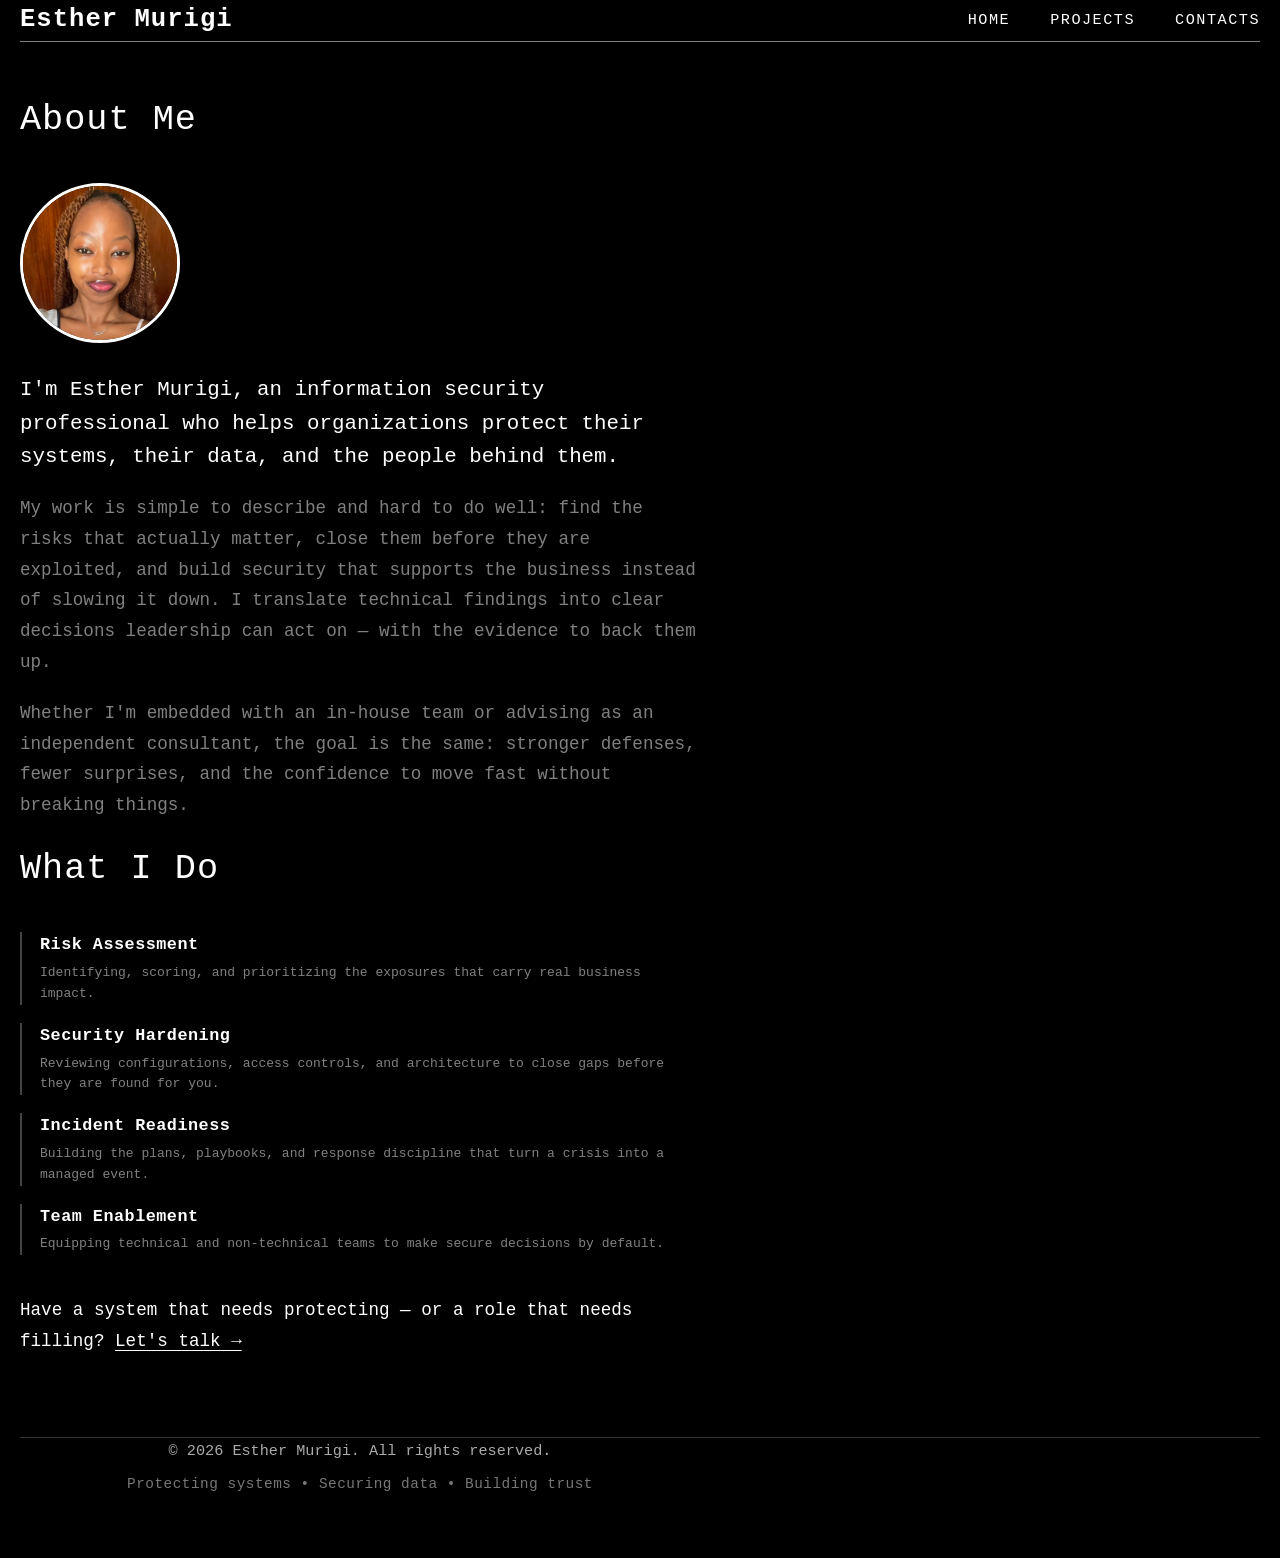
<file: index.html>
<!DOCTYPE html>
<html lang="en">
<head>
    <meta charset="UTF-8">
    <meta name="viewport" content="width=device-width, initial-scale=1.0">
    <title>Esther Murigi | Information Security Professional</title>
    <meta name="description" content="Esther Murigi helps organizations identify risk, strengthen defenses, and operate securely without slowing innovation.">
    <link rel="stylesheet" href="style.css">
</head>
<body>
    <nav>
        <a class="brand" href="index.html">Esther Murigi</a>
        <a href="index.html">HOME</a>
        <a href="projects.html">projects</a>
        <a href="contact.html">contacts</a>
    </nav>

    <main>
    <h1>About Me</h1>

    <img src="images/Esther.jpeg" alt="Esther Murigi" width="150" height="150">

    <p class="lead">
        I'm Esther Murigi, an information security professional who helps organizations
        protect their systems, their data, and the people behind them.
    </p>

    <p>
        My work is simple to describe and hard to do well: find the risks that actually
        matter, close them before they are exploited, and build security that supports
        the business instead of slowing it down. I translate technical findings into
        clear decisions leadership can act on — with the evidence to back them up.
    </p>

    <p>
        Whether I'm embedded with an in-house team or advising as an independent
        consultant, the goal is the same: stronger defenses, fewer surprises, and the
        confidence to move fast without breaking things.
    </p>

    <h2>What I Do</h2>

    <ul class="services">
        <li>
            <strong>Risk Assessment</strong>
            Identifying, scoring, and prioritizing the exposures that carry real business impact.
        </li>
        <li>
            <strong>Security Hardening</strong>
            Reviewing configurations, access controls, and architecture to close gaps before they are found for you.
        </li>
        <li>
            <strong>Incident Readiness</strong>
            Building the plans, playbooks, and response discipline that turn a crisis into a managed event.
        </li>
        <li>
            <strong>Team Enablement</strong>
            Equipping technical and non-technical teams to make secure decisions by default.
        </li>
    </ul>

    <p class="cta">
        Have a system that needs protecting — or a role that needs filling?
        <a href="contact.html">Let's talk &rarr;</a>
    </p>
    </main>

    <footer>
        <div class="footer-content">
            <p>&copy; 2026 Esther Murigi. All rights reserved.</p>
            <p class="tagline">Protecting systems • Securing data • Building trust</p>
        </div>
    </footer>
</body>
</html>
</file>
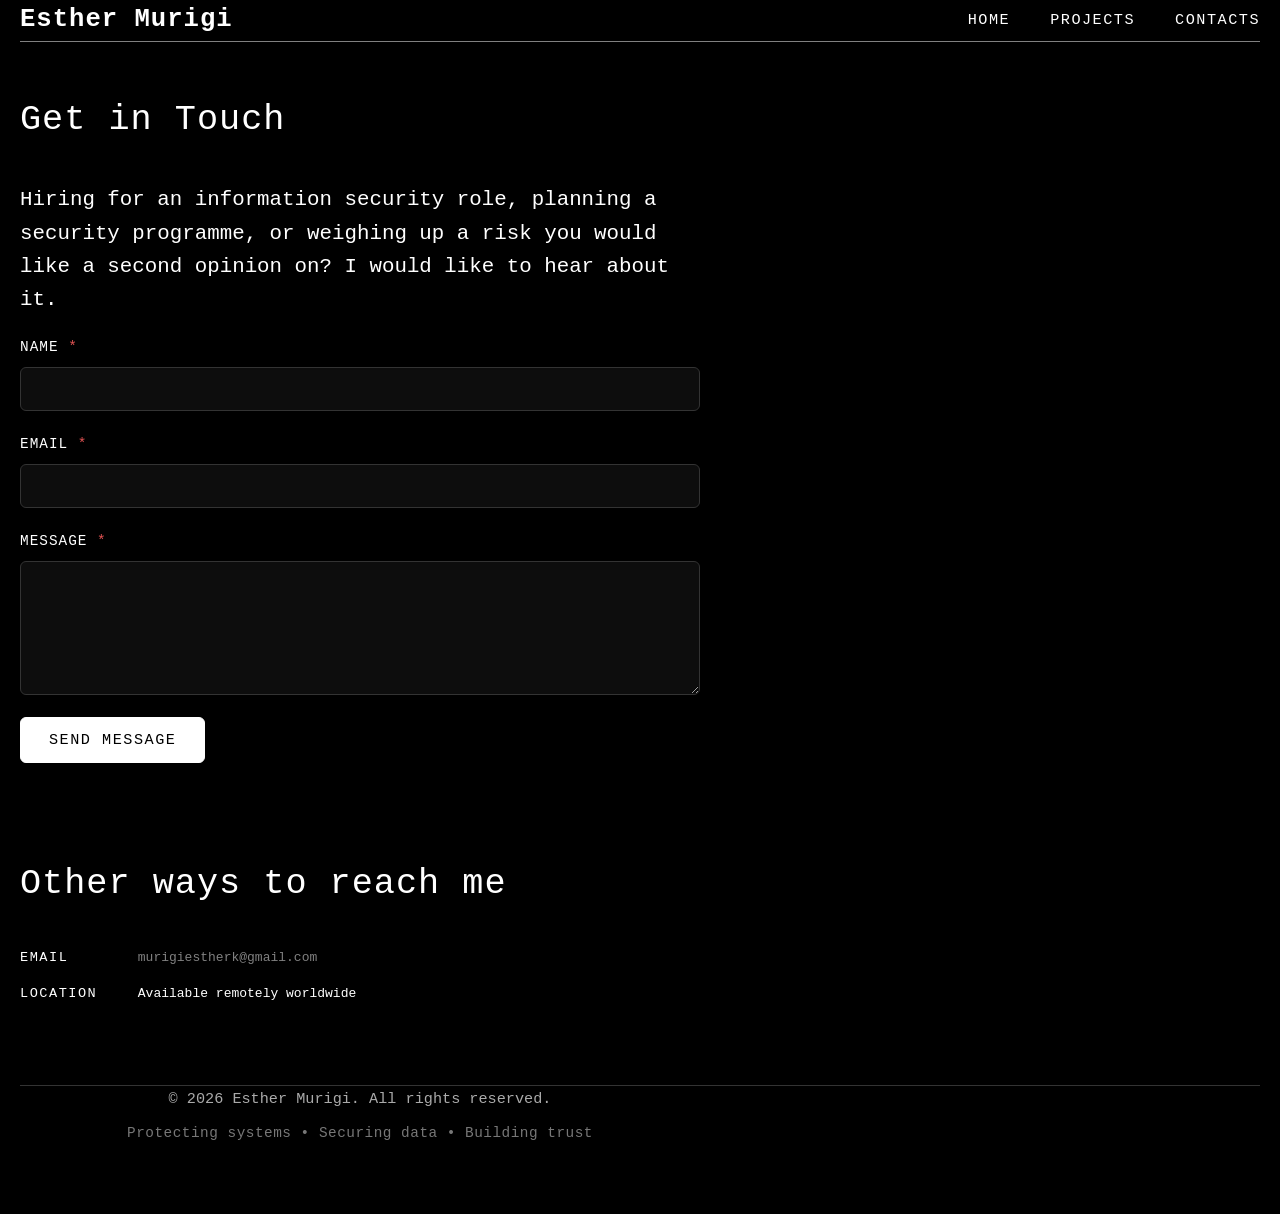
<file: contact.html>
<!DOCTYPE html>
<html lang="en">
<head>
    <meta charset="UTF-8">
    <meta name="viewport" content="width=device-width, initial-scale=1.0">
    <title>Contact | Esther Murigi</title>
    <meta name="description" content="Get in touch with Esther Murigi about information security roles, consulting engagements, and collaboration.">
    <link rel="stylesheet" href="style.css">
</head>
<body>
    <nav>
        <a class="brand" href="index.html">Esther Murigi</a>
        <a href="index.html">HOME</a>
        <a href="projects.html">projects</a>
        <a href="contact.html">contacts</a>
    </nav>

    <main>
    <h1>Get in Touch</h1>

    <p class="lead">
        Hiring for an information security role, planning a security programme, or
        weighing up a risk you would like a second opinion on? I would like to hear about it.
    </p>

    <!-- ==========================================================
         CONTACT FORM — validated by script.js
         novalidate turns OFF the browser's own bubbles so our
         JavaScript messages are the only ones the user sees.
         ========================================================== -->
    <form class="contact-form" id="contactForm" novalidate>
        <div class="form-field">
            <label for="name">Name <span class="req">*</span></label>
            <input type="text" id="name" name="name" autocomplete="name"
                   aria-describedby="nameError">
            <p class="field-error" id="nameError" hidden></p>
        </div>

        <div class="form-field">
            <label for="email">Email <span class="req">*</span></label>
            <input type="email" id="email" name="email" autocomplete="email"
                   aria-describedby="emailError">
            <p class="field-error" id="emailError" hidden></p>
        </div>

        <div class="form-field">
            <label for="message">Message <span class="req">*</span></label>
            <textarea id="message" name="message" rows="6"
                      aria-describedby="messageError"></textarea>
            <p class="field-error" id="messageError" hidden></p>
        </div>

        <button type="submit" class="btn">Send message</button>

        <!-- role="status" makes screen readers announce the result -->
        <p class="form-status" id="formStatus" role="status"></p>
    </form>

    <h2>Other ways to reach me</h2>

    <ul class="contact-list">
        <li>
            <span class="label">Email</span>
            <a href="mailto:murigiestherk@gmail.com">murigiestherk@gmail.com</a>
        </li>
        <li>
            <span class="label">Location</span>
            <span>Available remotely worldwide</span>
        </li>
    </ul>
    </main>

    <footer>
        <div class="footer-content">
            <p>&copy; 2026 Esther Murigi. All rights reserved.</p>
            <p class="tagline">Protecting systems • Securing data • Building trust</p>
        </div>
    </footer>

    <script src="script.js"></script>
</body>
</html>
</file>
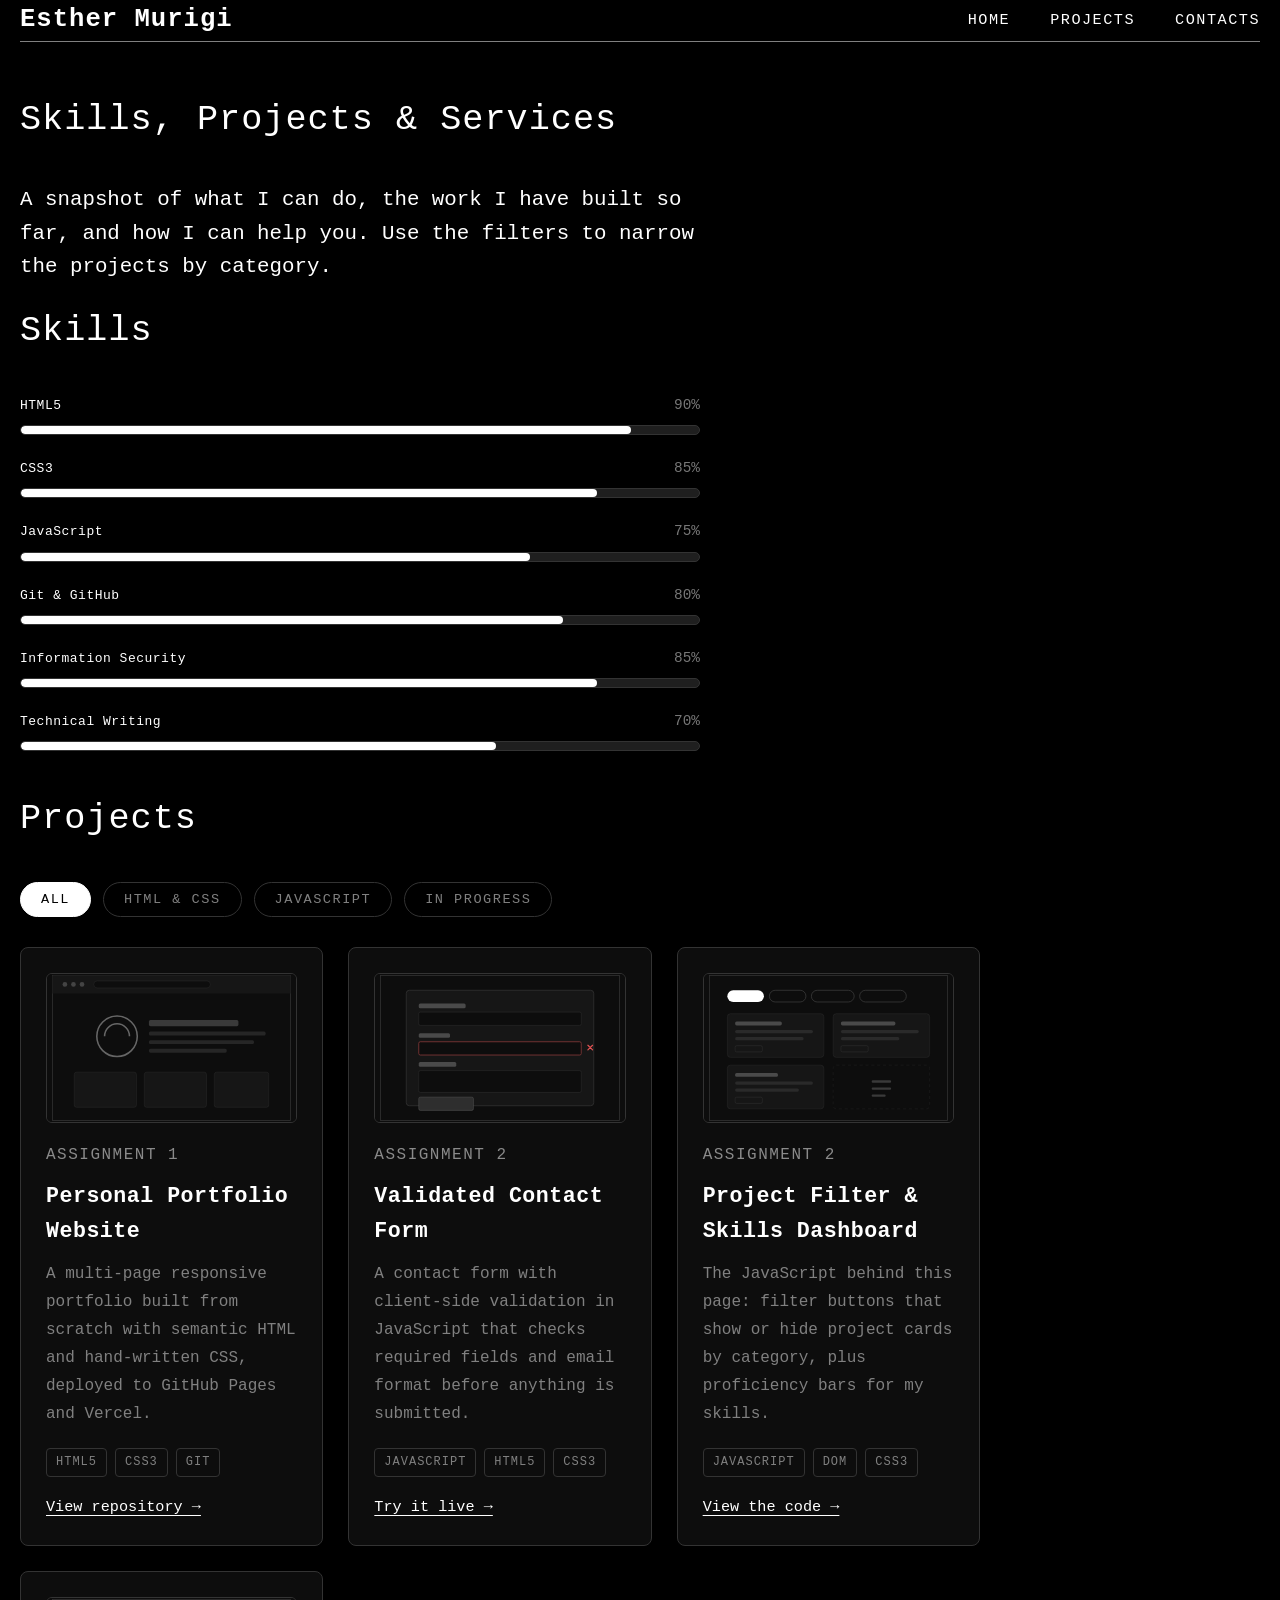
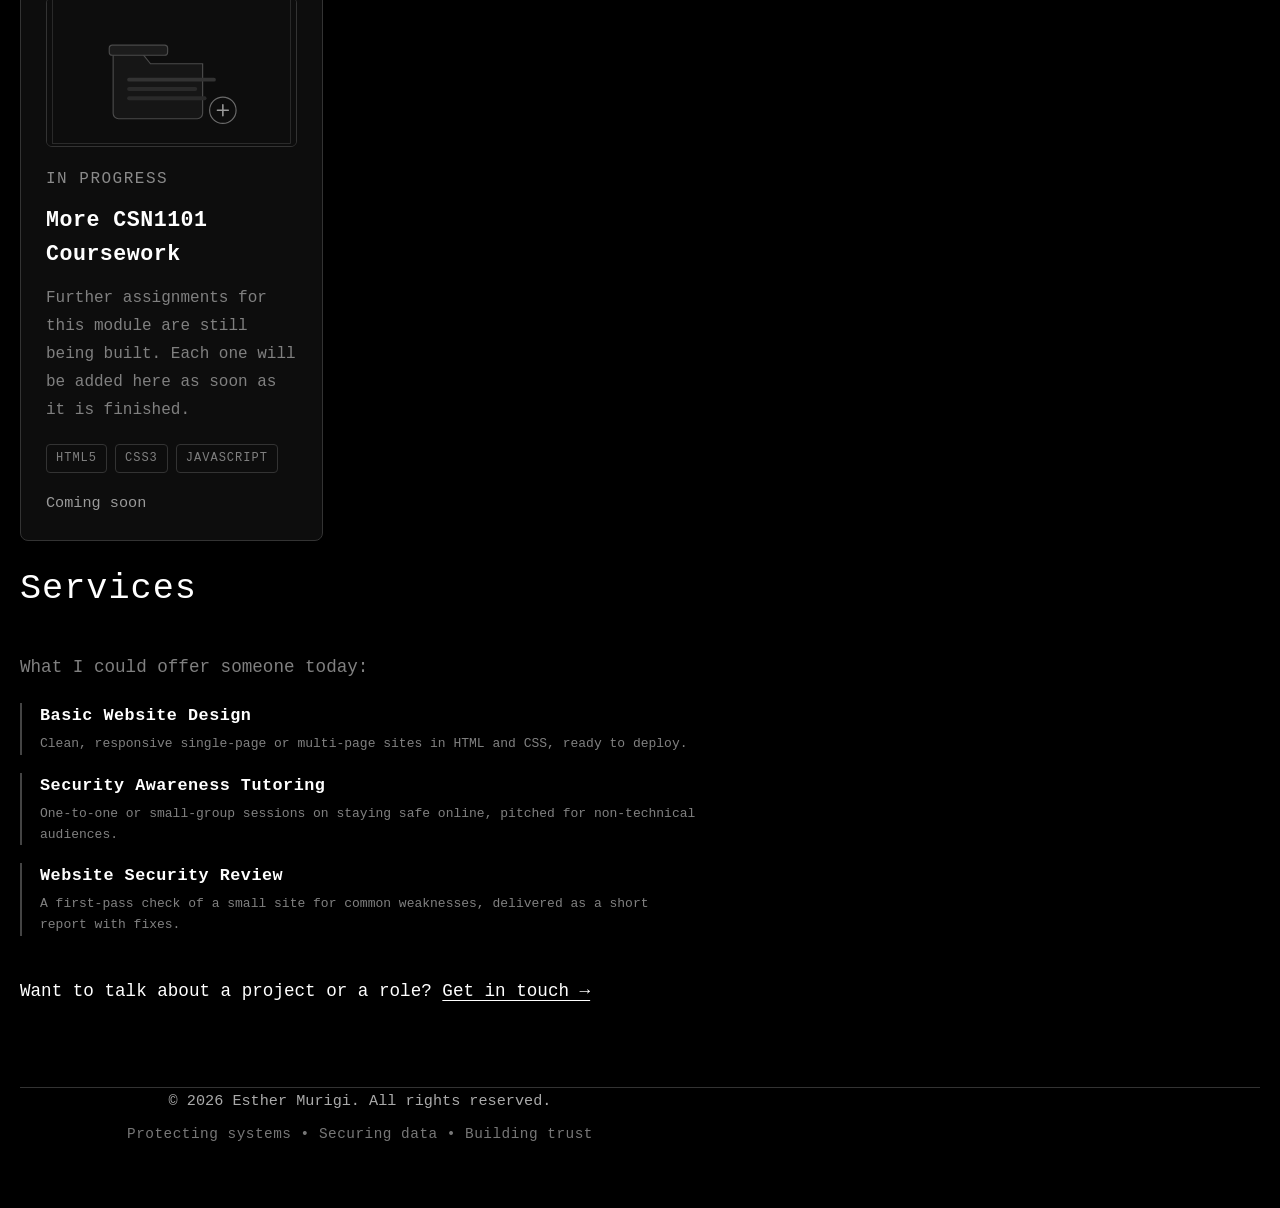
<file: project.html>
<!DOCTYPE html>
<html lang="en">
<head>
    <meta charset="UTF-8">
    <meta name="viewport" content="width=device-width, initial-scale=1.0">
    <!-- This page moved. The meta refresh sends old links to the new location. -->
    <meta http-equiv="refresh" content="0; url=projects.html">
    <link rel="canonical" href="projects.html">
    <title>Redirecting… | Esther Murigi</title>
</head>
<body>
    <p>This page has moved to <a href="projects.html">projects.html</a>.</p>
</body>
</html>
</file>
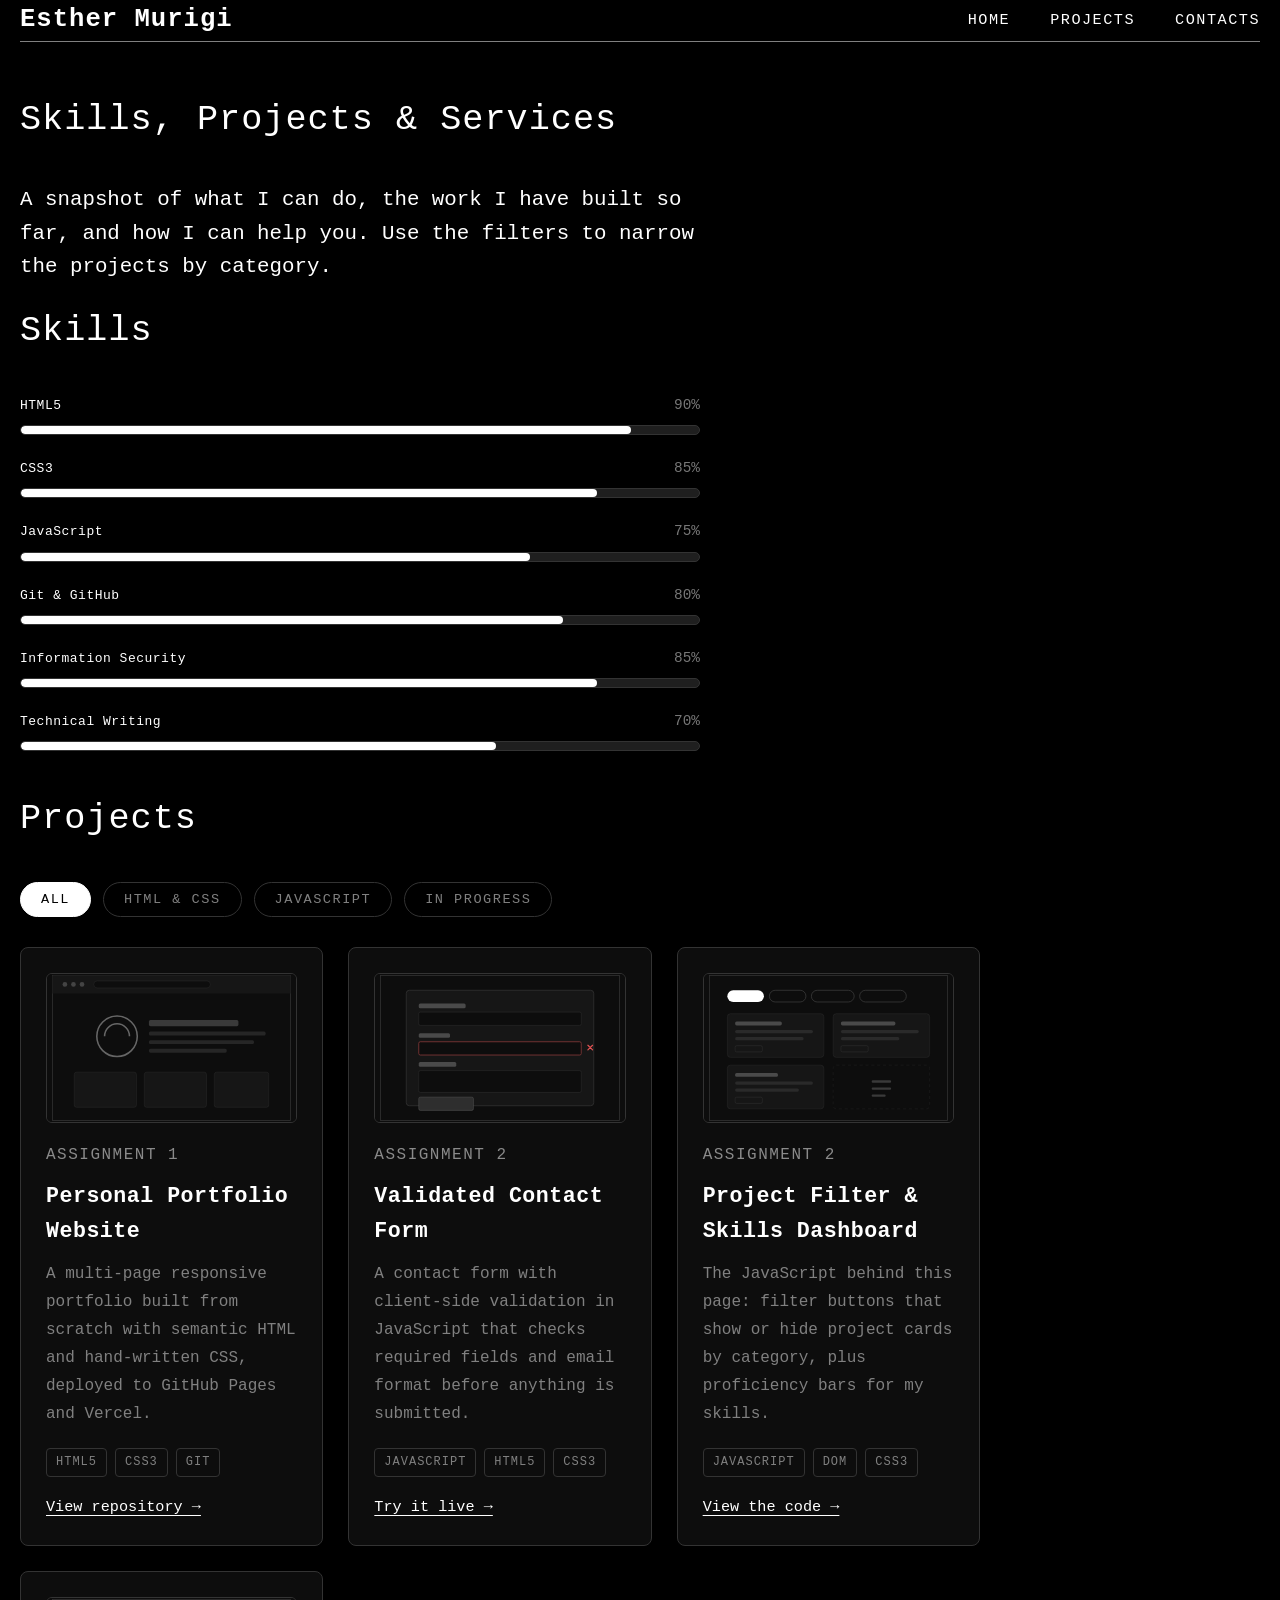
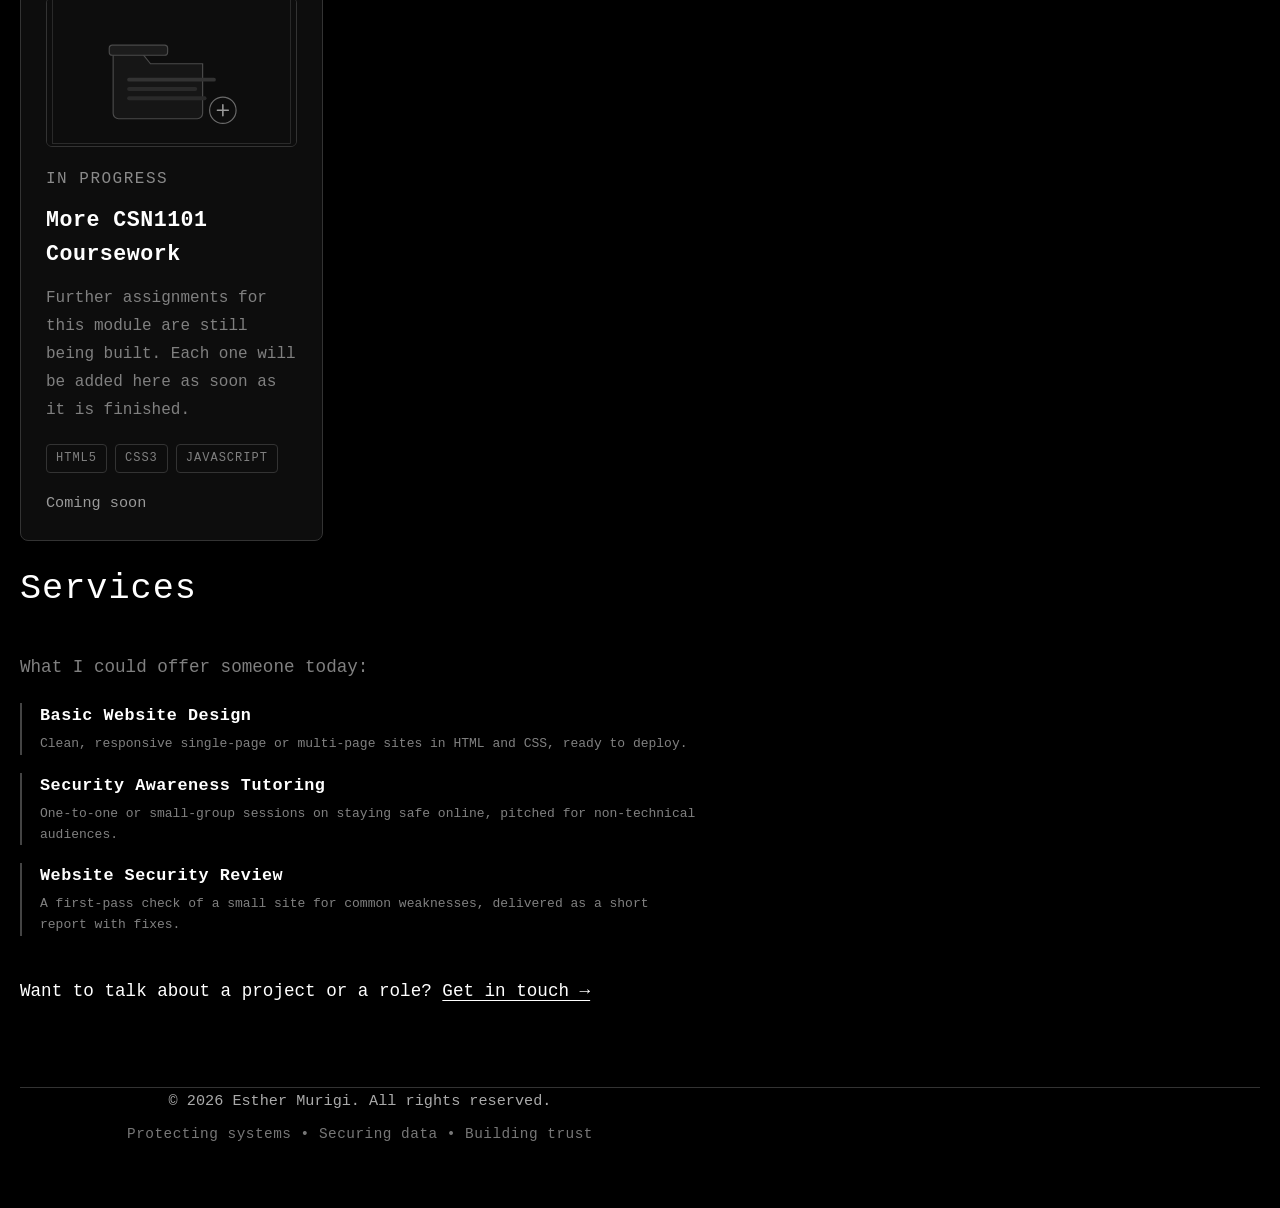
<file: projects.html>
<!DOCTYPE html>
<html lang="en">
<head>
    <meta charset="UTF-8">
    <meta name="viewport" content="width=device-width, initial-scale=1.0">
    <title>Projects & Skills | Esther Murigi</title>
    <meta name="description" content="Skills, selected projects, and services from information security professional Esther Murigi.">
    <link rel="stylesheet" href="style.css">
</head>
<body>
    <nav>
        <a class="brand" href="index.html">Esther Murigi</a>
        <a href="index.html">HOME</a>
        <a href="projects.html">projects</a>
        <a href="contact.html">contacts</a>
    </nav>

    <main>
    <h1>Skills, Projects &amp; Services</h1>

    <p class="lead">
        A snapshot of what I can do, the work I have built so far, and how I can
        help you. Use the filters to narrow the projects by category.
    </p>

    <!-- ==========================================================
         SKILLS SECTION — at least 5 skills with proficiency bars
         ========================================================== -->
    <section id="skills">
        <h2>Skills</h2>

        <ul class="skills">
            <li class="skill">
                <div class="skill-head">
                    <span class="skill-name">HTML5</span>
                    <span class="skill-value">90%</span>
                </div>
                <div class="bar" role="progressbar" aria-valuenow="90" aria-valuemin="0" aria-valuemax="100" aria-label="HTML5 proficiency">
                    <span class="bar-fill" style="width: 90%"></span>
                </div>
            </li>

            <li class="skill">
                <div class="skill-head">
                    <span class="skill-name">CSS3</span>
                    <span class="skill-value">85%</span>
                </div>
                <div class="bar" role="progressbar" aria-valuenow="85" aria-valuemin="0" aria-valuemax="100" aria-label="CSS3 proficiency">
                    <span class="bar-fill" style="width: 85%"></span>
                </div>
            </li>

            <li class="skill">
                <div class="skill-head">
                    <span class="skill-name">JavaScript</span>
                    <span class="skill-value">75%</span>
                </div>
                <div class="bar" role="progressbar" aria-valuenow="75" aria-valuemin="0" aria-valuemax="100" aria-label="JavaScript proficiency">
                    <span class="bar-fill" style="width: 75%"></span>
                </div>
            </li>

            <li class="skill">
                <div class="skill-head">
                    <span class="skill-name">Git &amp; GitHub</span>
                    <span class="skill-value">80%</span>
                </div>
                <div class="bar" role="progressbar" aria-valuenow="80" aria-valuemin="0" aria-valuemax="100" aria-label="Git and GitHub proficiency">
                    <span class="bar-fill" style="width: 80%"></span>
                </div>
            </li>

            <li class="skill">
                <div class="skill-head">
                    <span class="skill-name">Information Security</span>
                    <span class="skill-value">85%</span>
                </div>
                <div class="bar" role="progressbar" aria-valuenow="85" aria-valuemin="0" aria-valuemax="100" aria-label="Information Security proficiency">
                    <span class="bar-fill" style="width: 85%"></span>
                </div>
            </li>

            <li class="skill">
                <div class="skill-head">
                    <span class="skill-name">Technical Writing</span>
                    <span class="skill-value">70%</span>
                </div>
                <div class="bar" role="progressbar" aria-valuenow="70" aria-valuemin="0" aria-valuemax="100" aria-label="Technical Writing proficiency">
                    <span class="bar-fill" style="width: 70%"></span>
                </div>
            </li>
        </ul>
    </section>

    <!-- ==========================================================
         PROJECTS SECTION — at least 3 project cards
         Each card: name, 1-2 sentence description, technologies, link
         ========================================================== -->
    <section id="projects">
        <h2>Projects</h2>

        <!-- Filter buttons: the JavaScript interaction on this page -->
        <div class="filter-bar" role="group" aria-label="Filter projects by category">
            <button type="button" class="filter-btn is-active" data-filter="all">All</button>
            <button type="button" class="filter-btn" data-filter="html-css">HTML &amp; CSS</button>
            <button type="button" class="filter-btn" data-filter="javascript">JavaScript</button>
            <button type="button" class="filter-btn" data-filter="coming">In progress</button>
        </div>

        <div class="project-list" id="projectGrid">

            <article class="project-card" data-category="html-css">
                <img class="thumb" src="images/project-portfolio.svg" alt="Illustration of a portfolio website layout">
                <p class="project-tag">Assignment 1</p>
                <h3>Personal Portfolio Website</h3>
                <p>
                    A multi-page responsive portfolio built from scratch with semantic
                    HTML and hand-written CSS, deployed to GitHub Pages and Vercel.
                </p>
                <ul class="tech">
                    <li>HTML5</li>
                    <li>CSS3</li>
                    <li>Git</li>
                </ul>
                <a class="card-link" href="https://github.com/Esthermurigi/esthermurigi" target="_blank" rel="noopener">View repository &rarr;</a>
            </article>

            <article class="project-card" data-category="javascript">
                <img class="thumb" src="images/project-form.svg" alt="Illustration of a contact form showing a validation error">
                <p class="project-tag">Assignment 2</p>
                <h3>Validated Contact Form</h3>
                <p>
                    A contact form with client-side validation in JavaScript that checks
                    required fields and email format before anything is submitted.
                </p>
                <ul class="tech">
                    <li>JavaScript</li>
                    <li>HTML5</li>
                    <li>CSS3</li>
                </ul>
                <a class="card-link" href="contact.html">Try it live &rarr;</a>
            </article>

            <article class="project-card" data-category="javascript">
                <img class="thumb" src="images/project-filter.svg" alt="Illustration of project cards with filter buttons above them">
                <p class="project-tag">Assignment 2</p>
                <h3>Project Filter &amp; Skills Dashboard</h3>
                <p>
                    The JavaScript behind this page: filter buttons that show or hide
                    project cards by category, plus proficiency bars for my skills.
                </p>
                <ul class="tech">
                    <li>JavaScript</li>
                    <li>DOM</li>
                    <li>CSS3</li>
                </ul>
                <a class="card-link" href="https://github.com/Esthermurigi/esthermurigi/blob/main/script.js" target="_blank" rel="noopener">View the code &rarr;</a>
            </article>

            <article class="project-card" data-category="coming">
                <img class="thumb" src="images/project-coursework.svg" alt="Illustration of a folder holding upcoming coursework">
                <p class="project-tag">In progress</p>
                <h3>More CSN1101 Coursework</h3>
                <p>
                    Further assignments for this module are still being built. Each one
                    will be added here as soon as it is finished.
                </p>
                <ul class="tech">
                    <li>HTML5</li>
                    <li>CSS3</li>
                    <li>JavaScript</li>
                </ul>
                <span class="card-link is-disabled" aria-disabled="true">Coming soon</span>
            </article>

        </div>

        <!-- Shown by the script when a filter matches nothing -->
        <p class="filter-empty" id="filterEmpty" hidden>No projects in this category yet.</p>
    </section>

    <!-- ==========================================================
         SERVICES SECTION — optional but encouraged
         ========================================================== -->
    <section id="services">
        <h2>Services</h2>

        <p>What I could offer someone today:</p>

        <ul class="services">
            <li>
                <strong>Basic Website Design</strong>
                Clean, responsive single-page or multi-page sites in HTML and CSS,
                ready to deploy.
            </li>
            <li>
                <strong>Security Awareness Tutoring</strong>
                One-to-one or small-group sessions on staying safe online, pitched
                for non-technical audiences.
            </li>
            <li>
                <strong>Website Security Review</strong>
                A first-pass check of a small site for common weaknesses, delivered
                as a short report with fixes.
            </li>
        </ul>
    </section>

    <p class="cta">
        Want to talk about a project or a role?
        <a href="contact.html">Get in touch &rarr;</a>
    </p>
    </main>

    <footer>
        <div class="footer-content">
            <p>&copy; 2026 Esther Murigi. All rights reserved.</p>
            <p class="tagline">Protecting systems • Securing data • Building trust</p>
        </div>
    </footer>

    <script src="script.js"></script>
</body>
</html>
</file>
<file: style.css>
* {
    margin: 0;
    padding: 0;
    box-sizing: border-box;
}

body {
    background-color:black;
    color: white;
    font-family:monospace;
    line-height: 1.6;
    padding: 0 20px 40px;
}

/* Navigation */
nav {
    display: flex;
    align-items: center;
    flex-wrap: wrap;
    gap: 15px 40px;
    border-bottom: 1px solid gray;
    margin-bottom: 50px;
}
nav .brand {
    font-size: 1.6rem;
    font-weight: 600;
    letter-spacing: 1px;
    color: white;
    margin-right: auto;   /* pushes the links to the right edge */
}

nav a {
    color: white;
    text-decoration: none;
    font-size: 0.95rem;
    text-transform: uppercase;
    letter-spacing: 1.5px;
    transition: color 0.25s ease;
}

nav a.brand {
    font-size: 1.6rem;
    font-weight: 600;
    letter-spacing: 1px;
    text-transform: none;
}

nav a:hover {
    color: gray;
    text-decoration: underline;
}

/* Headings */
h1,
h2 {
    font-size: 2.2rem;
    font-weight: 500;
    margin-bottom: 35px;
    letter-spacing: 1px;
}

h2 {
    margin-top: 20px;
}

h3 {
    font-size: 1.35rem;
    font-weight: 600;
    letter-spacing: 0.5px;
    margin-bottom: 12px;
    color: white;
}

img {
    display: block;
    width: 160px;
    height: 160px;
    object-fit: cover;
    border-radius: 50%;
    border: 3px solid white;
    margin-bottom: 30px;
}

p {
    max-width: 680px;
    font-size: 1.1rem;
    color: gray;
    line-height: 1.75;
    margin-bottom: 20px;
}

.lead {
    font-size: 1.3rem;
    color: white;
    line-height: 1.6;
}

/* Services list (home page) */
.services {
    list-style: none;
    max-width: 680px;
    display: grid;
    gap: 18px;
    margin-bottom: 35px;
}

.services li {
    border-left: 2px solid #444444;
    padding-left: 18px;
    color: gray;
    line-height: 1.6;
}

.services li strong {
    display: block;
    color: white;
    font-size: 1.05rem;
    letter-spacing: 0.5px;
    margin-bottom: 4px;
}

/* Call to action line */
.cta {
    margin-top: 40px;
    color: white;
}

.cta a {
    color: white;
    text-decoration: underline;
    text-underline-offset: 4px;
    transition: color 0.25s ease;
}

.cta a:hover {
    color: gray;
}

/* Contact details (contact page) */
.contact-list {
    list-style: none;
    max-width: 680px;
    display: grid;
    gap: 14px;
    margin-bottom: 20px;
}

.contact-list .label {
    display: inline-block;
    min-width: 110px;
    color: white;
    letter-spacing: 1.5px;
    text-transform: uppercase;
    font-size: 0.85rem;
}

.contact-list a {
    color: gray;
    text-decoration: none;
    transition: color 0.25s ease;
}

.contact-list a:hover {
    color: white;
    text-decoration: underline;
}

/* Project cards (projects page) */
.project-list {
    display: grid;
    grid-template-columns: repeat(auto-fit, minmax(260px, 1fr));
    gap: 25px;
    max-width: 960px;
    margin-bottom: 20px;
}

.project-card {
    border: 1px solid #333333;
    border-radius: 8px;
    padding: 25px;
    background-color: #0d0d0d;
    transition: border-color 0.25s ease;
}

.project-card:hover {
    border-color: gray;
}

.project-tag {
    color: #8a8a8a;
    font-size: 0.8rem;
    letter-spacing: 1.5px;
    text-transform: uppercase;
    margin-bottom: 10px;
}

.project-card p {
    font-size: 1rem;
}

.project-result {
    color: white;
    border-top: 1px solid #333333;
    padding-top: 14px;
    margin-top: 16px;
    margin-bottom: 0;
    font-size: 0.95rem;
}

/* =====================================================================
   SKILLS — labelled proficiency bars
   ===================================================================== */
.skills {
    list-style: none;
    max-width: 680px;
    display: grid;
    gap: 22px;
    margin-bottom: 40px;
}

.skill-head {
    display: flex;
    justify-content: space-between;
    align-items: baseline;
    margin-bottom: 8px;
}

.skill-name {
    color: white;
    letter-spacing: 0.5px;
}

.skill-value {
    color: #777777;
    font-size: 0.9rem;
}

/* The track = the empty bar */
.bar {
    height: 10px;
    background-color: #1f1f1f;
    border: 1px solid #333333;
    border-radius: 999px;   /* fully rounded ends */
    overflow: hidden;        /* clips the fill to the track */
}

/* The fill = the coloured part. Width is set inline in the HTML. */
.bar-fill {
    display: block;
    height: 100%;
    background-color: white;
    border-radius: 999px;
    transition: width 0.6s ease;
}

/* =====================================================================
   FILTER BUTTONS — the JavaScript interaction
   ===================================================================== */
.filter-bar {
    display: flex;
    flex-wrap: wrap;
    gap: 12px;
    margin-bottom: 30px;
}

.filter-btn {
    font-family: inherit;
    font-size: 0.85rem;
    letter-spacing: 1.5px;
    text-transform: uppercase;
    color: gray;
    background-color: transparent;
    border: 1px solid #333333;
    border-radius: 999px;
    padding: 9px 20px;
    cursor: pointer;
    transition: color 0.25s ease, border-color 0.25s ease, background-color 0.25s ease;
}

.filter-btn:hover {
    color: white;
    border-color: gray;
}

.filter-btn.is-active {
    color: black;
    background-color: white;
    border-color: white;
}

/* Keyboard users need to see where they are */
.filter-btn:focus-visible,
.card-link:focus-visible,
.btn:focus-visible,
input:focus-visible,
textarea:focus-visible {
    outline: 2px solid white;
    outline-offset: 3px;
}

/* =====================================================================
   PROJECT CARDS — thumbnail, tech tags, link
   ===================================================================== */
.thumb {
    width: 100%;
    height: 150px;
    object-fit: cover;
    border-radius: 6px;
    border: 1px solid #333333;
    margin-bottom: 18px;
}

.tech {
    list-style: none;
    display: flex;
    flex-wrap: wrap;
    gap: 8px;
    margin-bottom: 18px;
}

.tech li {
    font-size: 0.75rem;
    letter-spacing: 1px;
    text-transform: uppercase;
    color: gray;
    border: 1px solid #333333;
    border-radius: 4px;
    padding: 4px 9px;
}

.card-link {
    display: inline-block;
    color: white;
    font-size: 0.95rem;
    text-decoration: underline;
    text-underline-offset: 4px;
    transition: color 0.25s ease;
}

.card-link:hover {
    color: gray;
}

.card-link.is-disabled {
    color: #9a9a9a;
    text-decoration: none;
    cursor: not-allowed;
}

/* Cards hidden by the filter use the native hidden attribute */
.project-card[hidden] {
    display: none;
}

.filter-empty {
    color: #777777;
    border: 1px dashed #333333;
    border-radius: 8px;
    padding: 25px;
    max-width: 960px;
}

/* =====================================================================
   CONTACT FORM
   ===================================================================== */
.contact-form {
    max-width: 680px;
    display: grid;
    gap: 22px;
    margin-bottom: 45px;
}

.form-field {
    display: grid;
    gap: 8px;
}

.form-field label {
    color: white;
    font-size: 0.9rem;
    letter-spacing: 1px;
    text-transform: uppercase;
}

/* The asterisk marks a required field */
.req {
    color: #e05252;
}

input,
textarea {
    font-family: inherit;
    font-size: 1rem;
    color: white;
    background-color: #0d0d0d;
    border: 1px solid #333333;
    border-radius: 6px;
    padding: 12px 14px;
    transition: border-color 0.25s ease;
}

input:hover,
textarea:hover {
    border-color: #555555;
}

textarea {
    resize: vertical;   /* let the user drag, but only up/down */
}

/* The invalid state is set by JavaScript adding .is-invalid */
input.is-invalid,
textarea.is-invalid {
    border-color: #e05252;
}

.field-error {
    color: #e05252;
    font-size: 0.9rem;
    margin-bottom: 0;
}

.btn {
    justify-self: start;
    font-family: inherit;
    font-size: 0.95rem;
    letter-spacing: 1.5px;
    text-transform: uppercase;
    color: black;
    background-color: white;
    border: 1px solid white;
    border-radius: 6px;
    padding: 13px 28px;
    cursor: pointer;
    transition: background-color 0.25s ease, color 0.25s ease;
}

.btn:hover {
    background-color: gray;
    border-color: gray;
}

.form-status {
    font-size: 1rem;
    min-height: 1.6em;   /* stops the layout jumping when text appears */
    margin-bottom: 0;
}

.form-status.is-error {
    color: #e05252;
}

.form-status.is-success {
    color: #4ae08a;
}

/* Responsive */
@media (max-width: 600px) {
    nav {
        flex-direction: column;
        align-items: flex-start;
        gap: 15px;
    }

    nav a {
        margin-left: 0;
        margin-right: 20px;
    }

    h1,
    h2 {
        font-size: 1.8rem;
    }

    .contact-list .label {
        display: block;
        margin-bottom: 2px;
    }
}

/* Footer */
footer {
    margin-top: 80px;
    border-top: 1px solid #333333;
    text-align: center;
}

.footer-content p {
    color: #aaaaaa;
    font-size: 0.95rem;
    margin-bottom: 8px;
}

.footer-content .tagline {
    color: #777777;
    font-size: 0.9rem;
    letter-spacing: 0.5px;
    margin-bottom: 20px;
}
</file>
